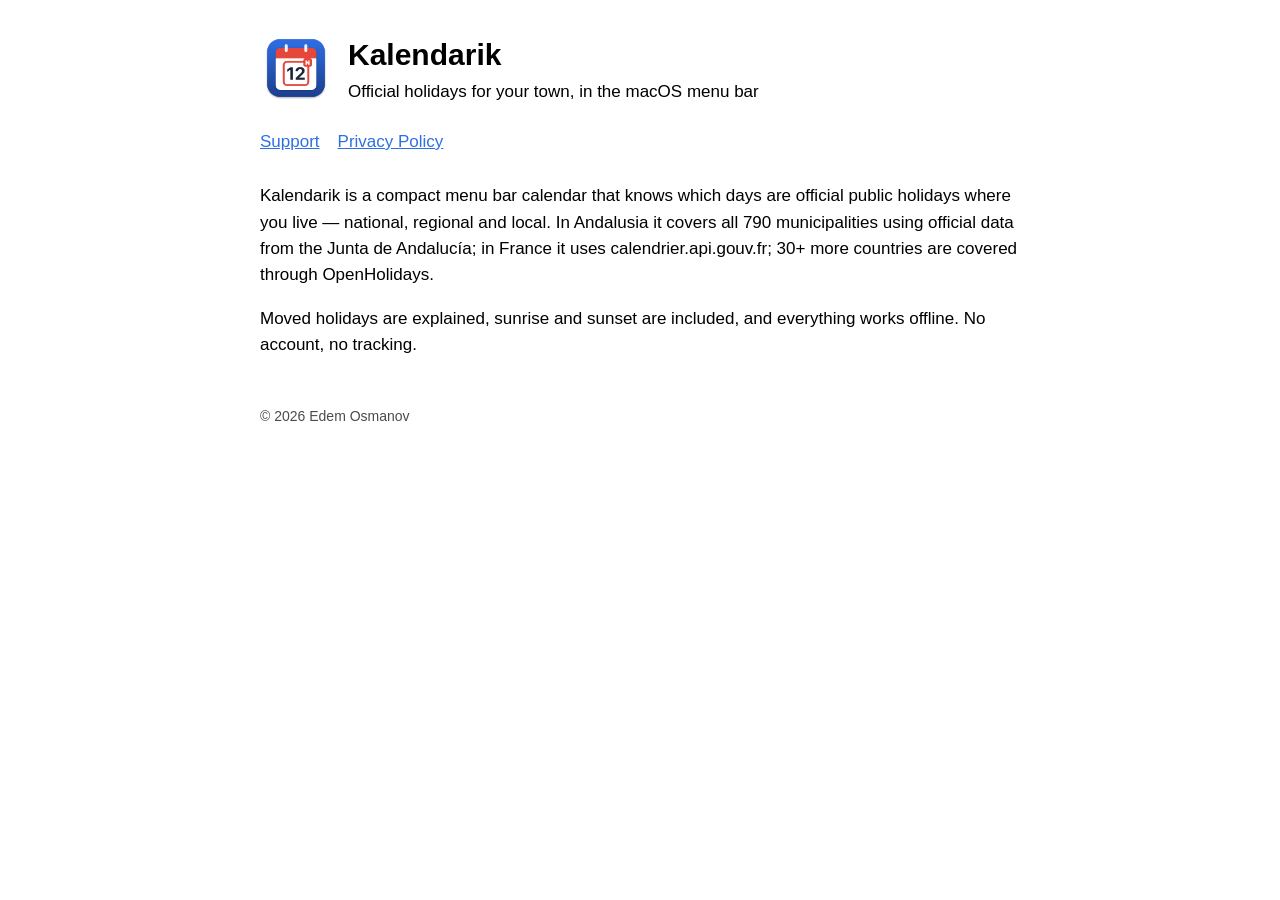
<file: index.html>
<!doctype html><html lang="en"><head><meta charset="utf-8"><meta name="viewport" content="width=device-width,initial-scale=1">
<title>Kalendarik — holidays in your menu bar</title><link rel="stylesheet" href="style.css"></head><body>
<header><img src="icon.png" alt=""><div><h1>Kalendarik</h1><div>Official holidays for your town, in the macOS menu bar</div></div></header>
<nav><a href="support.html">Support</a><a href="privacy.html">Privacy Policy</a></nav>
<p>Kalendarik is a compact menu bar calendar that knows which days are official public holidays where you live — national, regional and local. In Andalusia it covers all 790 municipalities using official data from the Junta de Andalucía; in France it uses calendrier.api.gouv.fr; 30+ more countries are covered through OpenHolidays.</p>
<p>Moved holidays are explained, sunrise and sunset are included, and everything works offline. No account, no tracking.</p>
<footer>© 2026 Edem Osmanov</footer></body></html>
</file>
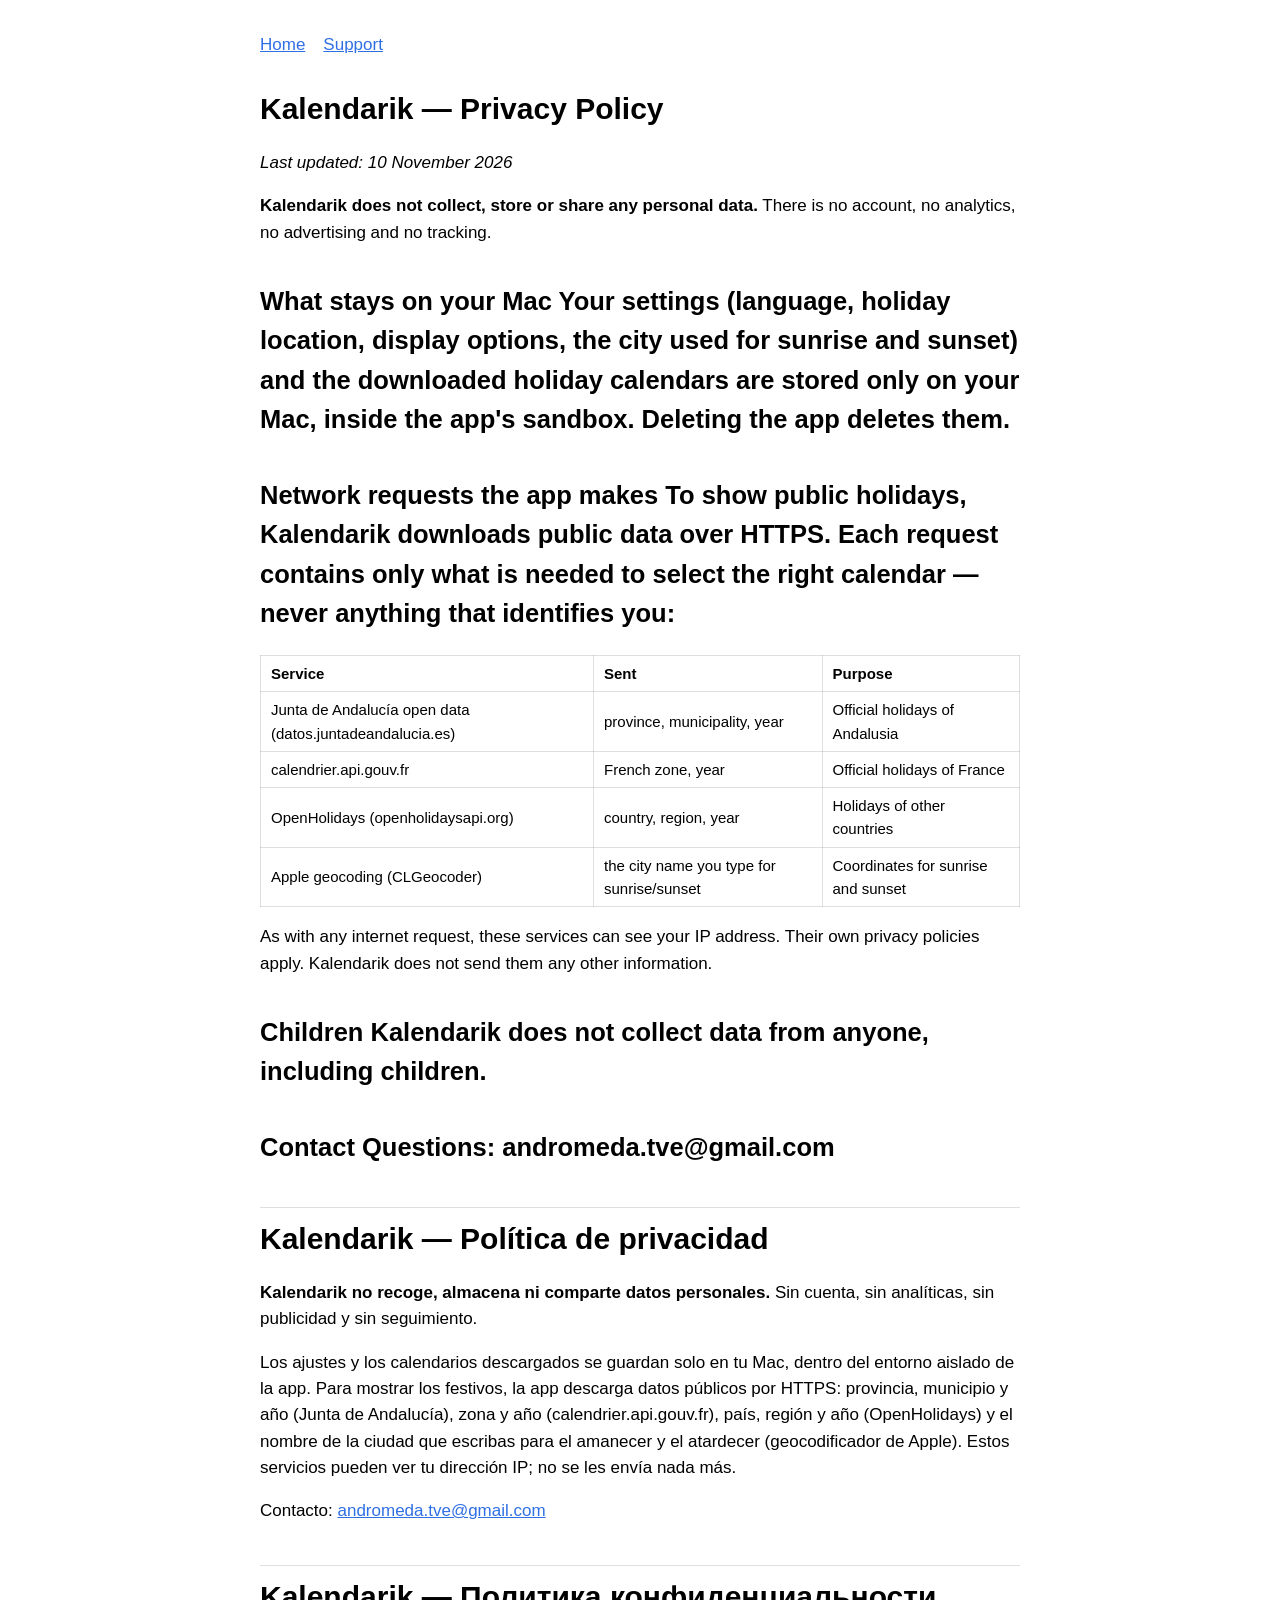
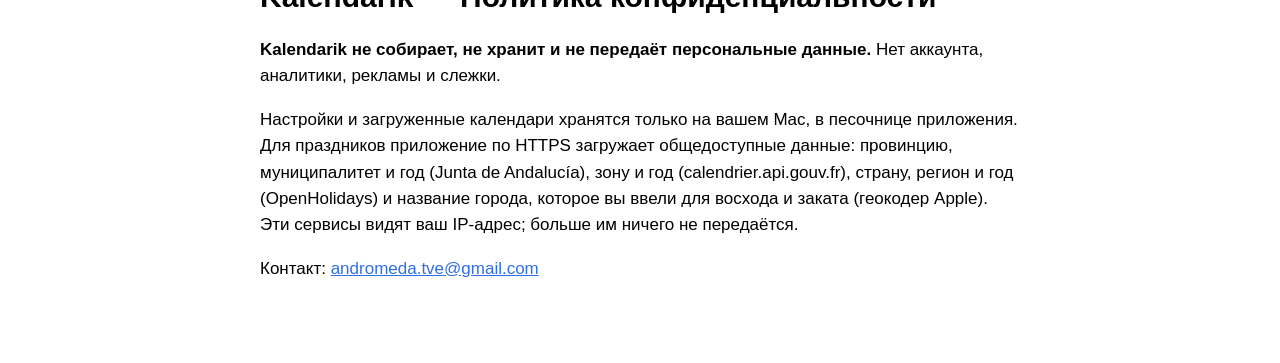
<file: privacy.html>
<!doctype html><html lang="en"><head><meta charset="utf-8"><meta name="viewport" content="width=device-width,initial-scale=1"><title>Kalendarik — Privacy Policy</title><link rel="stylesheet" href="style.css"></head><body><nav><a href="index.html">Home</a><a href="support.html">Support</a></nav><h1>Kalendarik — Privacy Policy</h1>
<p><i>Last updated: 10 November 2026</i></p>
<p><b>Kalendarik does not collect, store or share any personal data.</b> There is no account, no analytics, no advertising and no tracking.</p>
<h2>What stays on your Mac
Your settings (language, holiday location, display options, the city used for sunrise and sunset) and the downloaded holiday calendars are stored only on your Mac, inside the app&#x27;s sandbox. Deleting the app deletes them.</h2>
<h2>Network requests the app makes
To show public holidays, Kalendarik downloads public data over HTTPS. Each request contains only what is needed to select the right calendar — never anything that identifies you:</h2>
<table><tr><th>Service</th><th>Sent</th><th>Purpose</th></tr><tr><td>Junta de Andalucía open data (datos.juntadeandalucia.es)</td><td>province, municipality, year</td><td>Official holidays of Andalusia</td></tr><tr><td>calendrier.api.gouv.fr</td><td>French zone, year</td><td>Official holidays of France</td></tr><tr><td>OpenHolidays (openholidaysapi.org)</td><td>country, region, year</td><td>Holidays of other countries</td></tr><tr><td>Apple geocoding (CLGeocoder)</td><td>the city name you type for sunrise/sunset</td><td>Coordinates for sunrise and sunset</td></tr></table>
<p>As with any internet request, these services can see your IP address. Their own privacy policies apply. Kalendarik does not send them any other information.</p>
<h2>Children
Kalendarik does not collect data from anyone, including children.</h2>
<h2>Contact
Questions: andromeda.tve@gmail.com</h2>
<div class="lang"></div>
<h1>Kalendarik — Política de privacidad</h1>
<p><b>Kalendarik no recoge, almacena ni comparte datos personales.</b> Sin cuenta, sin analíticas, sin publicidad y sin seguimiento.</p>
<p>Los ajustes y los calendarios descargados se guardan solo en tu Mac, dentro del entorno aislado de la app. Para mostrar los festivos, la app descarga datos públicos por HTTPS: provincia, municipio y año (Junta de Andalucía), zona y año (calendrier.api.gouv.fr), país, región y año (OpenHolidays) y el nombre de la ciudad que escribas para el amanecer y el atardecer (geocodificador de Apple). Estos servicios pueden ver tu dirección IP; no se les envía nada más.</p>
<p>Contacto: <a href="mailto:andromeda.tve@gmail.com">andromeda.tve@gmail.com</a></p>
<div class="lang"></div>
<h1>Kalendarik — Политика конфиденциальности</h1>
<p><b>Kalendarik не собирает, не хранит и не передаёт персональные данные.</b> Нет аккаунта, аналитики, рекламы и слежки.</p>
<p>Настройки и загруженные календари хранятся только на вашем Mac, в песочнице приложения. Для праздников приложение по HTTPS загружает общедоступные данные: провинцию, муниципалитет и год (Junta de Andalucía), зону и год (calendrier.api.gouv.fr), страну, регион и год (OpenHolidays) и название города, которое вы ввели для восхода и заката (геокодер Apple). Эти сервисы видят ваш IP-адрес; больше им ничего не передаётся.</p>
<p>Контакт: <a href="mailto:andromeda.tve@gmail.com">andromeda.tve@gmail.com</a></p></body></html>
</file>
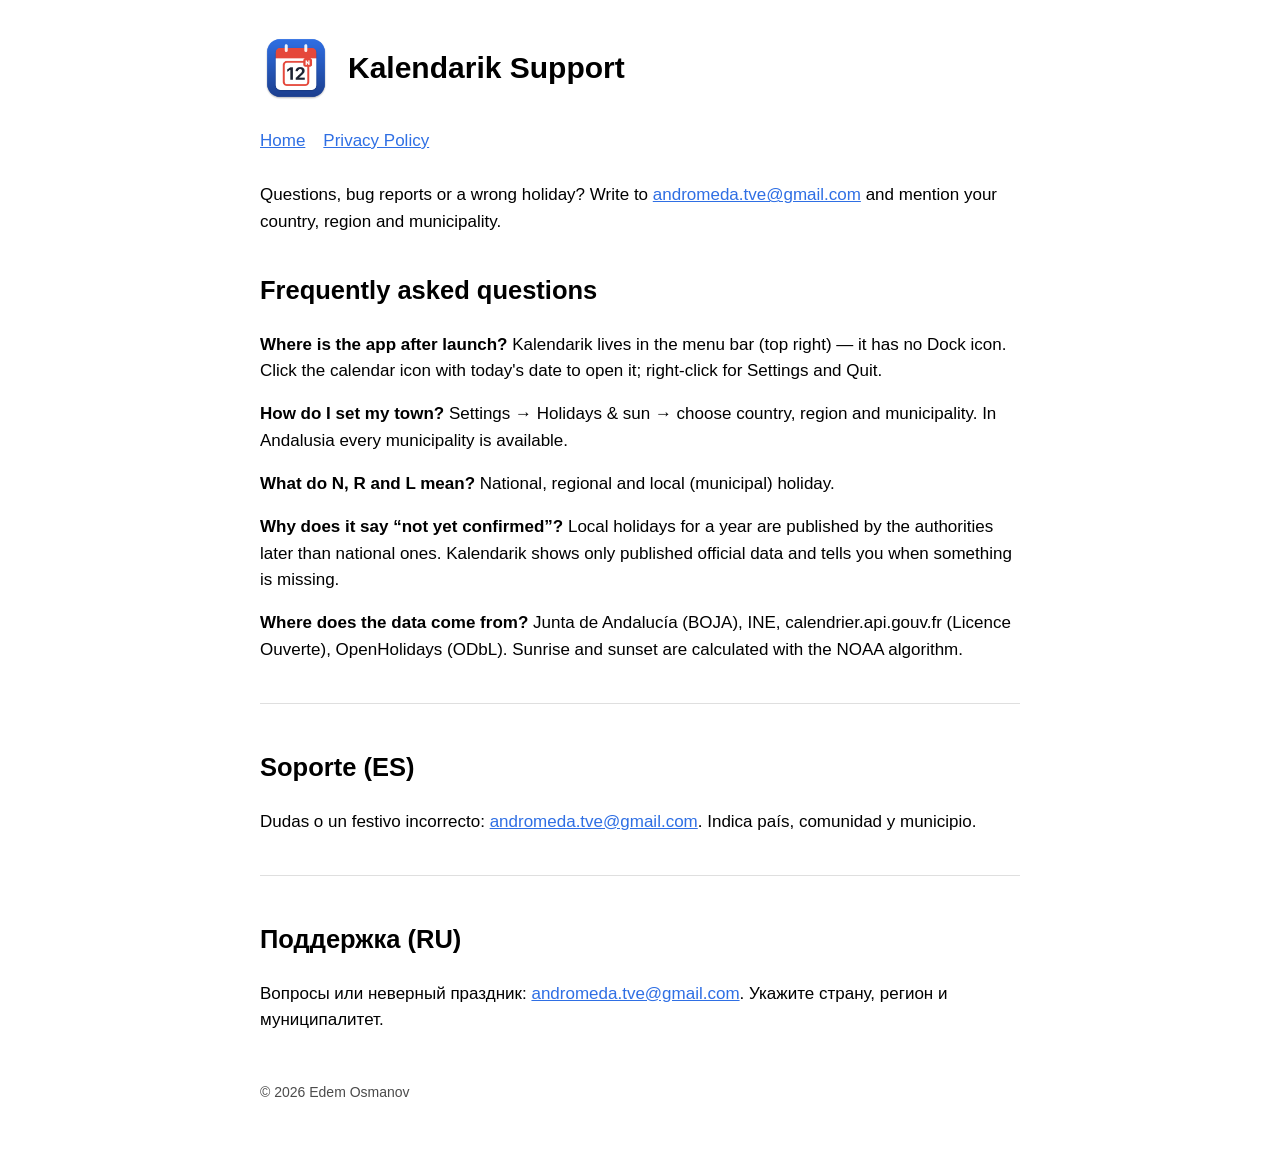
<file: support.html>
<!doctype html><html lang="en"><head><meta charset="utf-8"><meta name="viewport" content="width=device-width,initial-scale=1">
<title>Kalendarik — Support</title><link rel="stylesheet" href="style.css"></head><body>
<header><img src="icon.png" alt=""><div><h1>Kalendarik Support</h1></div></header>
<nav><a href="index.html">Home</a><a href="privacy.html">Privacy Policy</a></nav>
<p>Questions, bug reports or a wrong holiday? Write to <a href="mailto:andromeda.tve@gmail.com">andromeda.tve@gmail.com</a> and mention your country, region and municipality.</p>
<h2>Frequently asked questions</h2>
<p><b>Where is the app after launch?</b> Kalendarik lives in the menu bar (top right) — it has no Dock icon. Click the calendar icon with today's date to open it; right-click for Settings and Quit.</p>
<p><b>How do I set my town?</b> Settings → Holidays &amp; sun → choose country, region and municipality. In Andalusia every municipality is available.</p>
<p><b>What do N, R and L mean?</b> National, regional and local (municipal) holiday.</p>
<p><b>Why does it say “not yet confirmed”?</b> Local holidays for a year are published by the authorities later than national ones. Kalendarik shows only published official data and tells you when something is missing.</p>
<p><b>Where does the data come from?</b> Junta de Andalucía (BOJA), INE, calendrier.api.gouv.fr (Licence Ouverte), OpenHolidays (ODbL). Sunrise and sunset are calculated with the NOAA algorithm.</p>
<div class="lang"><h2>Soporte (ES)</h2><p>Dudas o un festivo incorrecto: <a href="mailto:andromeda.tve@gmail.com">andromeda.tve@gmail.com</a>. Indica país, comunidad y municipio.</p></div>
<div class="lang"><h2>Поддержка (RU)</h2><p>Вопросы или неверный праздник: <a href="mailto:andromeda.tve@gmail.com">andromeda.tve@gmail.com</a>. Укажите страну, регион и муниципалитет.</p></div>
<footer>© 2026 Edem Osmanov</footer></body></html>
</file>
<file: style.css>
:root { color-scheme: light dark; --accent: #2F6FE4; }
body { font: 17px/1.55 -apple-system, BlinkMacSystemFont, "Helvetica Neue", sans-serif; max-width: 760px; margin: 0 auto; padding: 32px 20px 64px; }
header { display: flex; align-items: center; gap: 16px; margin-bottom: 24px; }
header img { width: 72px; height: 72px; }
h1 { font-size: 30px; margin: 0; } h2 { margin-top: 36px; }
nav a, a { color: var(--accent); } nav { display: flex; gap: 18px; margin-bottom: 28px; }
table { border-collapse: collapse; width: 100%; font-size: 15px; } td, th { border: 1px solid #8884; padding: 6px 10px; text-align: left; }
.lang { border-top: 1px solid #8884; margin-top: 40px; padding-top: 8px; }
footer { margin-top: 48px; font-size: 14px; opacity: .7; }
</file>
